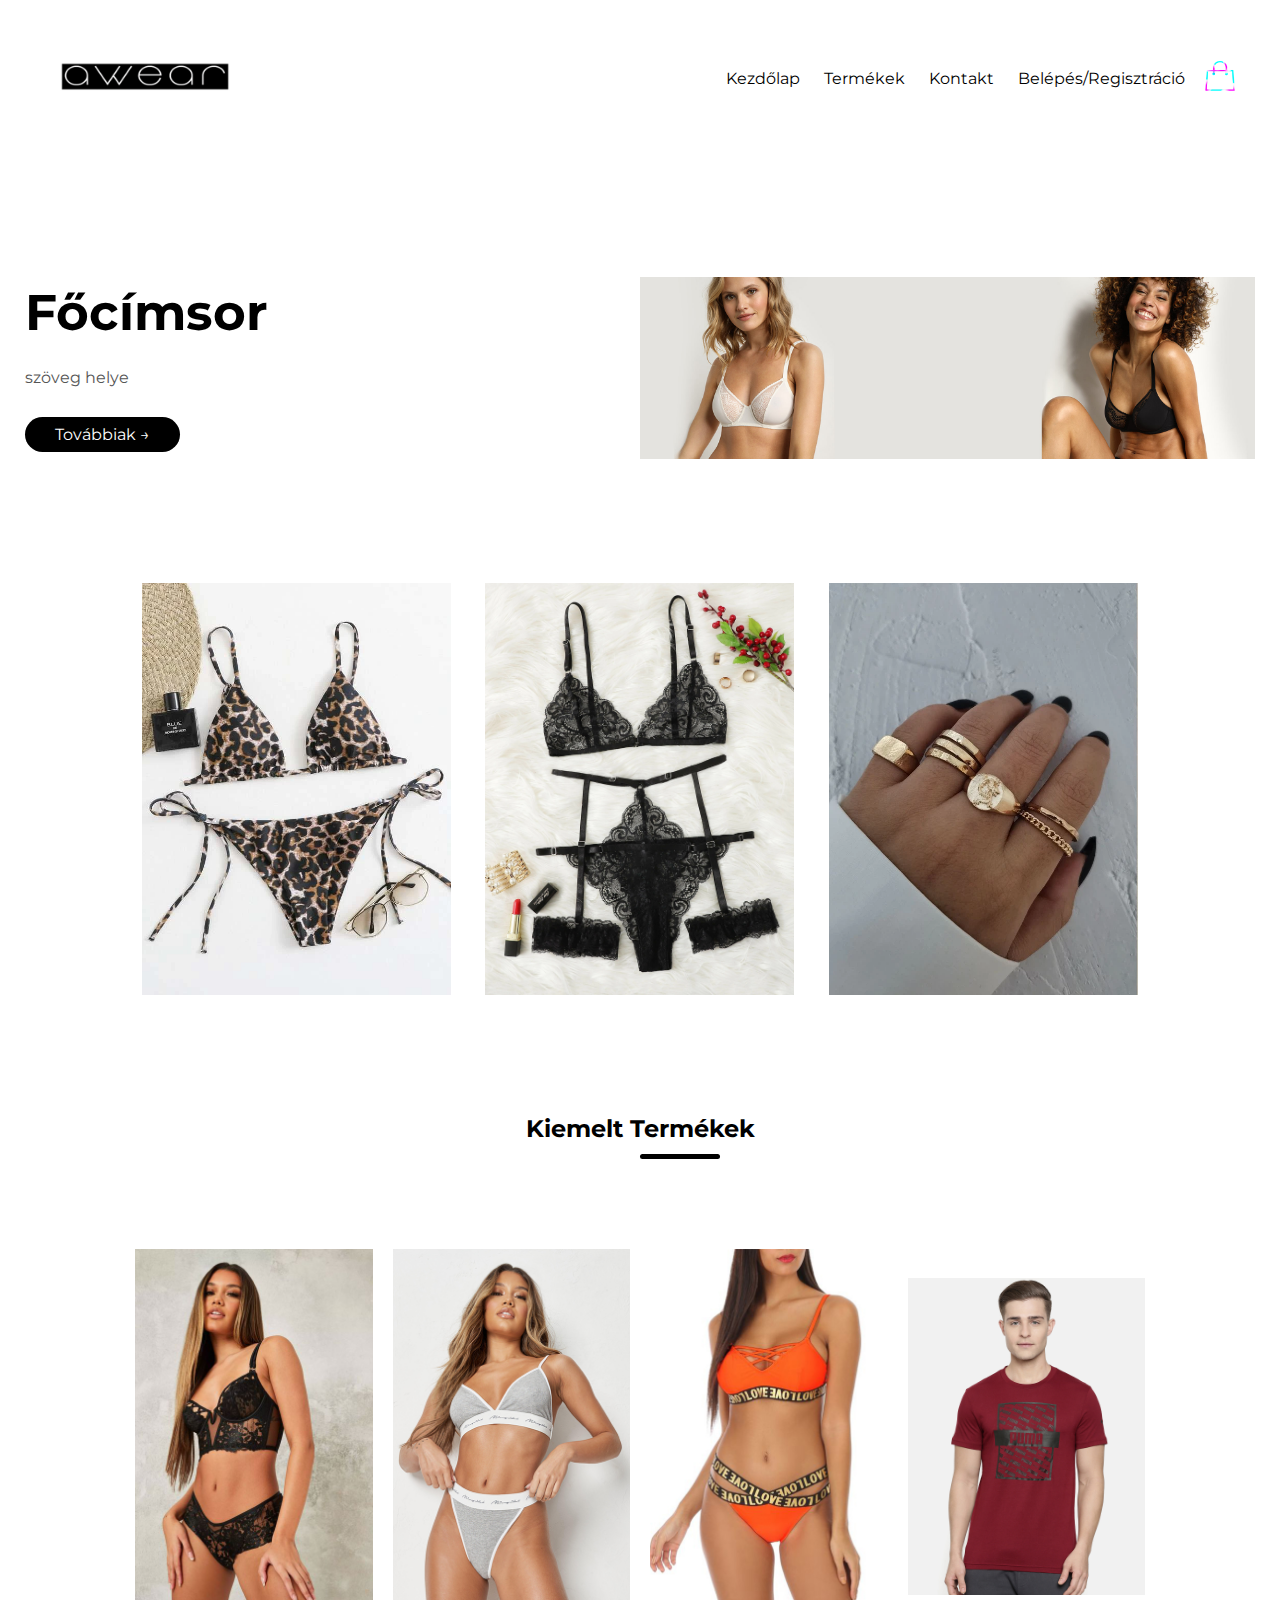
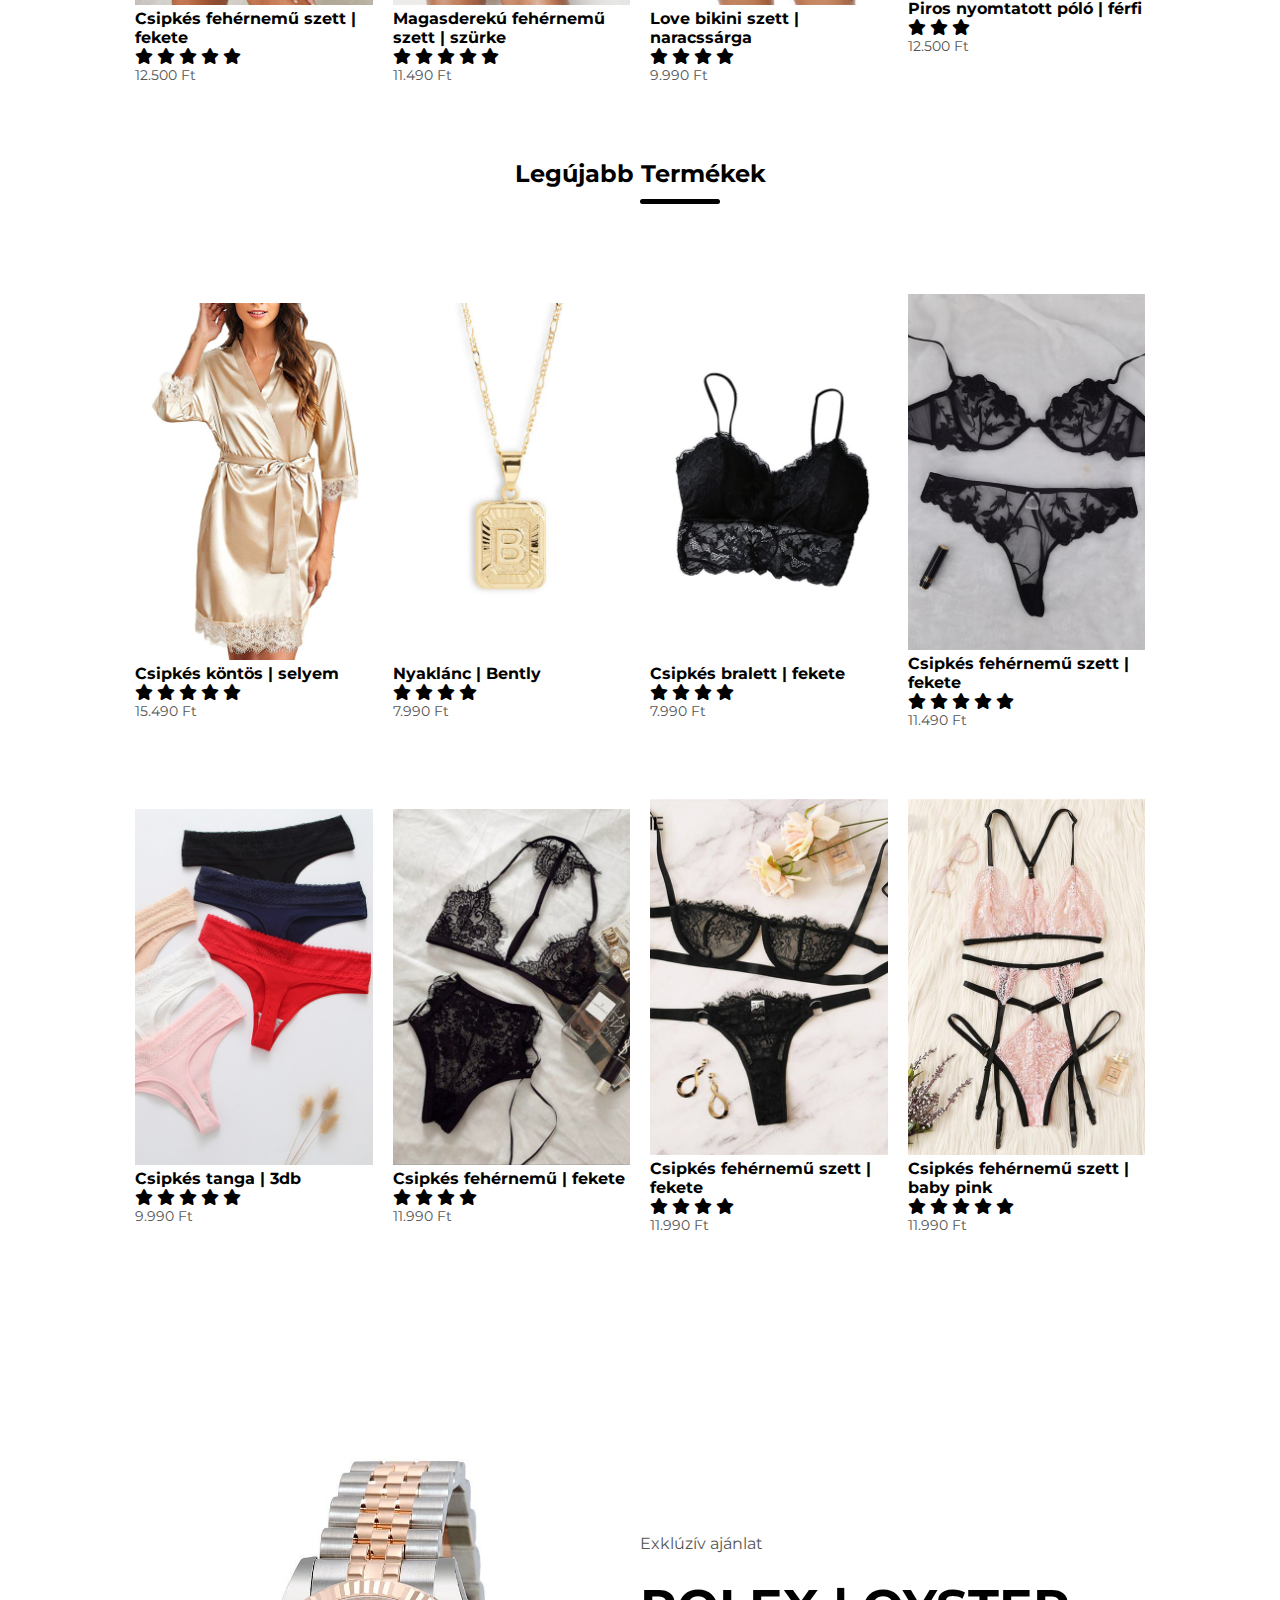
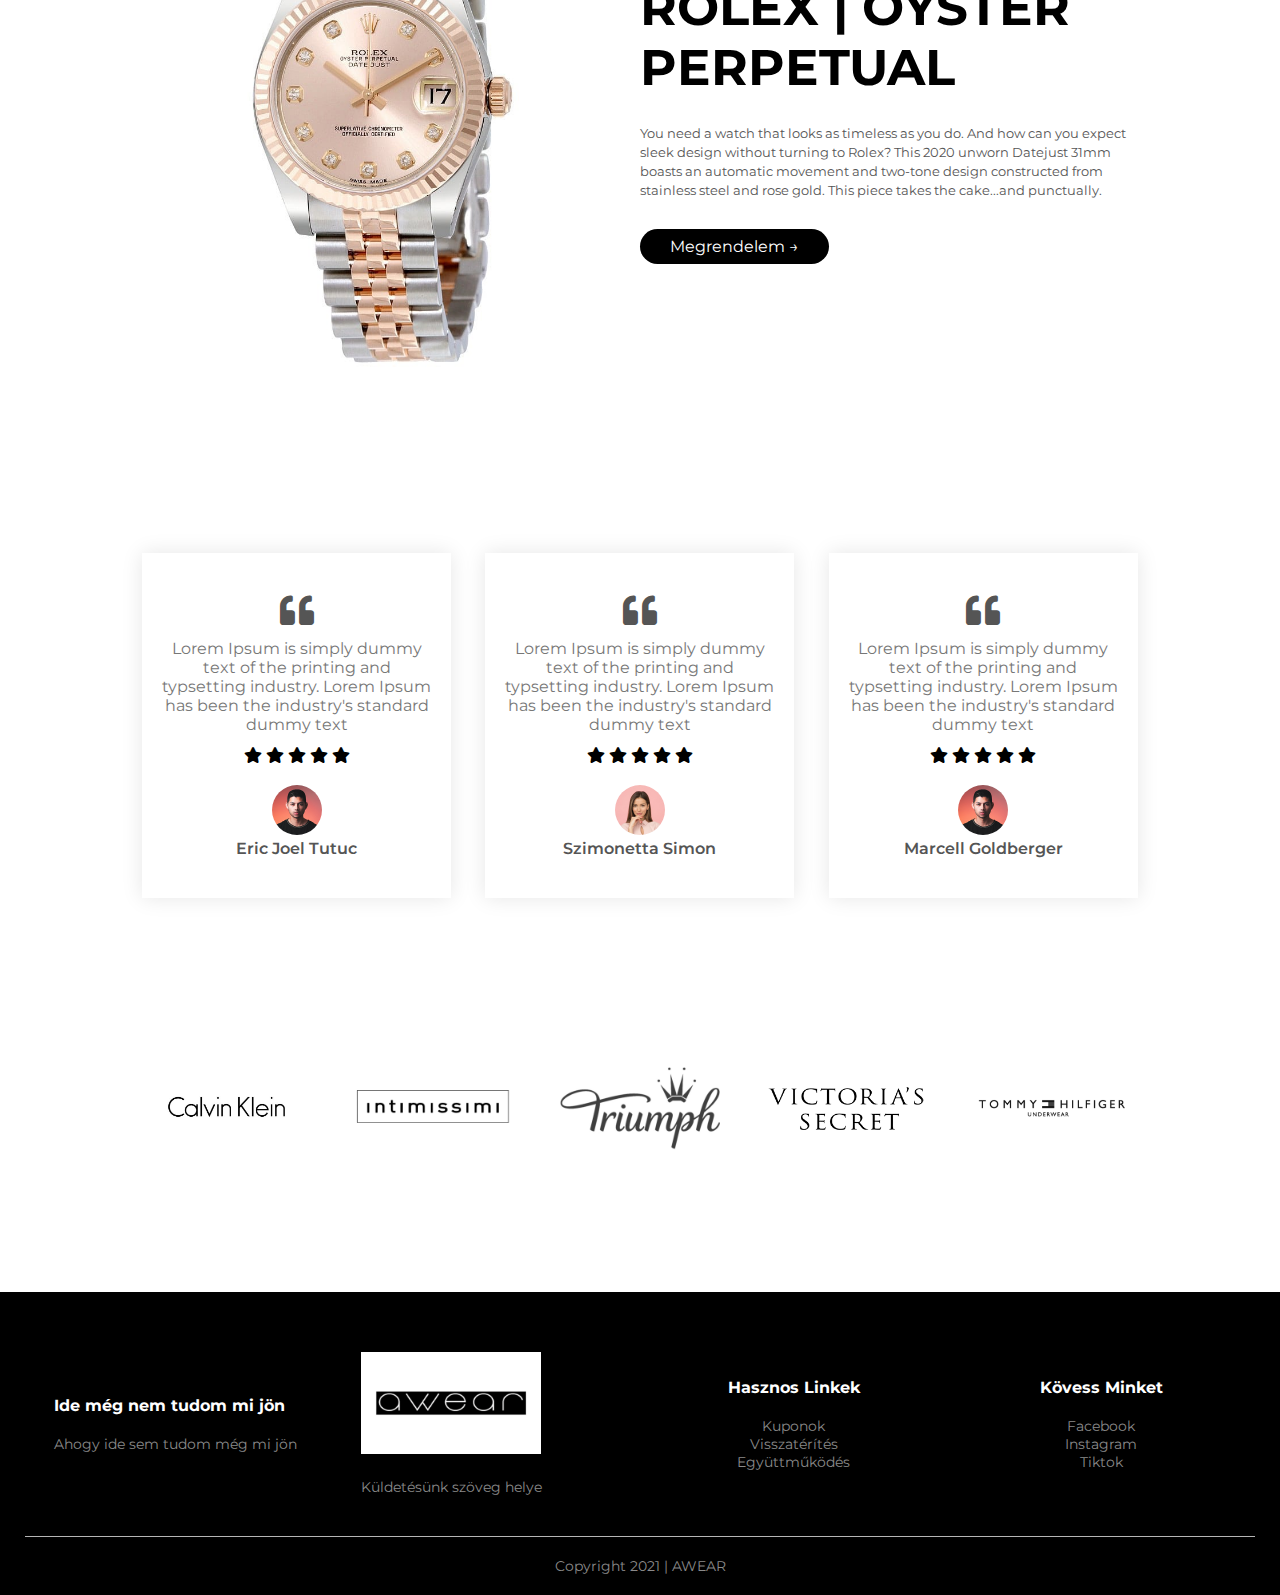
<file: index.html>
<!DOCTYPE html>
<html lang="en">
<head>
  <meta charset="utf-8">
  <meta name="viewport" contet="width=device-width, initial-scale=1.0">
  <title>AWEAR | Ecommerce Website </title>
  <link rel="stylesheet" href="style.css">
  <link rel="preconnect" href="https://fonts.gstatic.com">
<link href="https://fonts.googleapis.com/css2?family=Montserrat:wght@400;500;600;700&display=swap" rel="stylesheet">
<link rel="stylesheet" href="https://pro.fontawesome.com/releases/v5.10.0/css/all.css"
</head>
<body>
  
  <div class="header">
       
  <div class="container">
    <div class="navbar">
      <div class="logo">
      <a href="index.html"><img src="Images/logo.jpg" width="200px"></a>
      </div>
      <nav>
        <ul id="MenuItems">
          <li><a href="index.html">Kezdőlap</a></li>
          <li><a href="products.html">Termékek</a></li>
          <li><a href="">Kontakt</a></li>
          <li><a href="account.html">Belépés/Regisztráció</a></li>
        </ul>
      </nav>
      <a href="cart.html"><img src="Images/cart.png" width="30px" height="30px"></a>
      <img src="Images/menu-oval.png" class="menu-icon" onclick="menutoggle()">
    </div>
    <div class="row">
      <div class="col-2">
        <h1>Főcímsor</h1>
        <p>szöveg helye</p>
        <a href="" class="button">Továbbiak &#8594;</a>
      </div>
      <div class="col-2">
        <img src="Images/poster.jpg">
       </div>
    </div>
  </div>
  </div>
  
  <!----- featured categories ------>
    <div class="categories">
      <div class="small-container">
         <div class="row">
        <div class="col-3">
          <img src="Images/swimwear.webp">
        </div>
        <div class="col-3">
          <img src="Images/women.webp">  
        </div>
        <div class="col-3">
          <img src="Images/accessories.webp">
        </div>
      </div>
     
      </div>
  
  </div>

  <!----- featured products ------>  
  <div class="small-container">
        <h2 class="title">Kiemelt Termékek</h2>
        <div class="row">
          <div class="col-4">
            <img src="Images/featured%20lingerie.jpg">
            <h4>Csipkés fehérnemű szett | fekete</h4>
            <div class="rating">
            <i class="fa fa-star" aria-hidden="true"></i>
            <i class="fa fa-star" aria-hidden="true"></i>
            <i class="fa fa-star" aria-hidden="true"></i>
            <i class="fa fa-star" aria-hidden="true"></i>
            <i class="fa fa-star" aria-hidden="true"></i>
            </div>
            <p>12.500 Ft</p>
          </div>
          <div class="col-4">
            <img src="Images/grey%20lingerie.jpg">
            <h4>Magasderekú fehérnemű szett | szürke</h4>
            <div class="rating">
            <i class="fa fa-star" aria-hidden="true"></i>
            <i class="fa fa-star" aria-hidden="true"></i>
            <i class="fa fa-star" aria-hidden="true"></i>
            <i class="fa fa-star" aria-hidden="true"></i>
            <i class="fa fa-star" aria-hidden="true"></i>
            </div>
            <p>11.490 Ft</p>
          </div>
          <div class="col-4">
            <img src="Images/orange%20swimsuit.jpg">
            <h4>Love bikini szett | naracssárga</h4>
            <div class="rating">
            <i class="fa fa-star" aria-hidden="true"></i>
            <i class="fa fa-star" aria-hidden="true"></i>
            <i class="fa fa-star" aria-hidden="true"></i>
            <i class="fa fa-star" aria-hidden="true"></i>
            </div>
            <p>9.990 Ft</p>
          </div>
          <div class="col-4">
           <a href="products_details.html"><img src="Images/product-1.jpg"></a>
           <a href="products_details.html"><h4>Piros nyomtatott póló | férfi </h4></a>
            <div class="rating">
            <i class="fa fa-star" aria-hidden="true"></i>
            <i class="fa fa-star" aria-hidden="true"></i>
            <i class="fa fa-star" aria-hidden="true"></i>
            </div>
            <p>12.500 Ft</p>
          </div>
       </div>
       <h2 class="title">Legújabb Termékek</h2>
           <div class="row">
          <div class="col-4">
            <img src="Images/robe.jpg">
            <h4>Csipkés köntös | selyem</h4>
            <div class="rating">
            <i class="fa fa-star" aria-hidden="true"></i>
            <i class="fa fa-star" aria-hidden="true"></i>
            <i class="fa fa-star" aria-hidden="true"></i>
            <i class="fa fa-star" aria-hidden="true"></i>
            <i class="fa fa-star" aria-hidden="true"></i>
            </div>
            <p>15.490 Ft</p>
          </div>
          <div class="col-4">
            <img src="Images/neckless.jpg">
            <h4>Nyaklánc | Bently </h4>
            <div class="rating">
            <i class="fa fa-star" aria-hidden="true"></i>
            <i class="fa fa-star" aria-hidden="true"></i>
            <i class="fa fa-star" aria-hidden="true"></i>
            <i class="fa fa-star" aria-hidden="true"></i>
            </div>
            <p>7.990 Ft</p>
          </div>
          <div class="col-4">
            <img src="Images/bralett.jpg">
            <h4>Csipkés bralett | fekete</h4>
            <div class="rating">
            <i class="fa fa-star" aria-hidden="true"></i>
            <i class="fa fa-star" aria-hidden="true"></i>
            <i class="fa fa-star" aria-hidden="true"></i>
            <i class="fa fa-star" aria-hidden="true"></i>
            </div>
            <p>7.990 Ft</p>
          </div>
          <div class="col-4">
            <img src="Images/fekete%20szett.jpg">
            <h4>Csipkés fehérnemű szett | fekete </h4>
            <div class="rating">
            <i class="fa fa-star" aria-hidden="true"></i>
            <i class="fa fa-star" aria-hidden="true"></i>
            <i class="fa fa-star" aria-hidden="true"></i>
            <i class="fa fa-star" aria-hidden="true"></i>
            <i class="fa fa-star" aria-hidden="true"></i>
            </div>
            <p>11.490 Ft</p>
          </div>
         </div>
              <div class="row">
          <div class="col-4">
            <img src="Images/picture%201.jpg">
            <h4>Csipkés tanga | 3db</h4>
            <div class="rating">
            <i class="fa fa-star" aria-hidden="true"></i>
            <i class="fa fa-star" aria-hidden="true"></i>
            <i class="fa fa-star" aria-hidden="true"></i>
            <i class="fa fa-star" aria-hidden="true"></i>
            <i class="fa fa-star" aria-hidden="true"></i>
            </div>
            <p>9.990 Ft</p>
          </div>
          <div class="col-4">
            <img src="Images/picture%202.jpg">
            <h4>Csipkés fehérnemű | fekete </h4>
            <div class="rating">
            <i class="fa fa-star" aria-hidden="true"></i>
            <i class="fa fa-star" aria-hidden="true"></i>
            <i class="fa fa-star" aria-hidden="true"></i>
            <i class="fa fa-star" aria-hidden="true"></i>
            </div>
            <p>11.990 Ft</p>
          </div>
          <div class="col-4">
            <img src="Images/picture%203.jpg">
            <h4>Csipkés fehérnemű szett | fekete</h4>
            <div class="rating">
            <i class="fa fa-star" aria-hidden="true"></i>
            <i class="fa fa-star" aria-hidden="true"></i>
            <i class="fa fa-star" aria-hidden="true"></i>
            <i class="fa fa-star" aria-hidden="true"></i>
            </div>
            <p>11.990 Ft</p>
          </div>
          <div class="col-4">
            <img src="Images/picture%204.jpg">
            <h4>Csipkés fehérnemű szett | baby pink </h4>
            <div class="rating">
            <i class="fa fa-star" aria-hidden="true"></i>
            <i class="fa fa-star" aria-hidden="true"></i>
            <i class="fa fa-star" aria-hidden="true"></i>
            <i class="fa fa-star" aria-hidden="true"></i>
            <i class="fa fa-star" aria-hidden="true"></i>
            </div>
            <p>11.990 Ft</p>
          </div>
    </div>
       
    </div>
    
  <!----- offer ------>
             
      <div class="offer">
          <div class="small-container">
            <div class="row">
              <div class="col-2">
                <img src="Images/exkl%C3%BAz%C3%ADv.jpg" class="offer-img">
              </div>
              <div class="col-2">
                <p> Exklúzív ajánlat</p>
                <h1>ROLEX | OYSTER PERPETUAL</h1>
                <small>You need a watch that looks as timeless as you do. And how can you expect sleek design without turning to Rolex? This 2020 unworn Datejust 31mm boasts an automatic movement and two-tone design constructed from stainless steel and rose gold. This piece takes the cake...and punctually.</small>
                <a href="" class="button"> Megrendelem &#8594;</a>
              </div>
                
            </div>
        </div>
     </div>
  
             
   <!-------- testimonial -------->
      <div class="testimonial">
        <div class="small-container">
          <div class="row">
            <div class="col-3">
              <i class="fa fa-quote-left"></i>
              <p>Lorem Ipsum is simply dummy text of the printing and typsetting industry. Lorem Ipsum has been the industry's standard dummy text</p>
              <div class="rating">
              <i class="fa fa-star" ></i>
              <i class="fa fa-star" ></i>
              <i class="fa fa-star" ></i>
              <i class="fa fa-star" ></i>
              <i class="fa fa-star" ></i>
              </div>
              <img src="Images/user-2.png">
              <h3>Eric Joel Tutuc</h3>
            </div>
             <div class="col-3">
              <i class="fa fa-quote-left"></i>
              <p>Lorem Ipsum is simply dummy text of the printing and typsetting industry. Lorem Ipsum has been the industry's standard dummy text</p>
              <div class="rating">
              <i class="fa fa-star" ></i>
              <i class="fa fa-star" ></i>
              <i class="fa fa-star" ></i>
              <i class="fa fa-star" ></i>
              <i class="fa fa-star" ></i>
              </div>
              <img src="Images/user-3.png">
              <h3>Szimonetta Simon</h3>
            </div>
             <div class="col-3">
              <i class="fa fa-quote-left"></i>
              <p>Lorem Ipsum is simply dummy text of the printing and typsetting industry. Lorem Ipsum has been the industry's standard dummy text</p>
              <div class="rating">
              <i class="fa fa-star" ></i>
              <i class="fa fa-star" ></i>
              <i class="fa fa-star" ></i>
              <i class="fa fa-star" ></i>
              <i class="fa fa-star" ></i>
              </div>
              <img src="Images/user-2.png">
              <h3>Marcell Goldberger</h3>
            </div>
          </div>
         </div>   
        </div>
    <!---------- márkák ---------->         
          <div class="brands">
             <div class="small-container">
              <div class="row">
               <div class="col-5">
                  <img src="Images/m%C3%A1rka-logo-1.jpg">
                </div>
                <div class="col-5">
                  <img src="Images/m%C3%A1rka-logo-2.png">
                </div>
                <div class="col-5">
                  <img src="Images/m%C3%A1rka-logo-3.jpg">
                </div>
                <div class="col-5">
                  <img src="Images/m%C3%A1rka-logo-4.png">
                </div>
                <div class="col-5">
                  <img src="Images/m%C3%A1rka-logo-5.png">
                </div>
               </div>
            </div>
          </div>
  <!---------- footer ---------->
        <div class="footer">
          <div class="container">
            <div class="row">
              <div class="footer-col-1">
                <h3>Ide még nem tudom mi jön</h3>
                <p>Ahogy ide sem tudom még mi jön</p>
              </div>
              <div class="footer-col-2">
                <img src="Images/logo.jpg">
                <p>Küldetésünk szöveg helye</p>
              </div>
              <div class="footer-col-3">
                <h3>Hasznos Linkek</h3>
                <ul>
                  <li>Kuponok</li>
                  <li>Visszatérítés</li>
                  <li>Együttműködés</li>
                </ul>
              </div>
              <div class="footer-col-4">
                <h3>Kövess Minket</h3>
                <ul>
                  <li>Facebook</li>
                  <li>Instagram</li>
                  <li>Tiktok</li>
                </ul>
              </div>
            </div>
            <hr>
            <p class="copyright">Copyright 2021 | AWEAR</p>
          </div>
        </div>
  <!---------- js for toggle menu ---------->
        <script>
             var MenuItems = document.getElementById("MenuItems");
            
             MenuItems.style.maxHeight = "0px";
          
             function menutoggle(){
                  if(MenuItems.style.maxHeight == "0px")
                    {
                        MenuItems.style.maxHeight = "200px";
                    }
                  else
                    {
                        MenuItems.style.maxHeight = "0px";
                    }
             }
             </script>
</body>
</html>
</file>
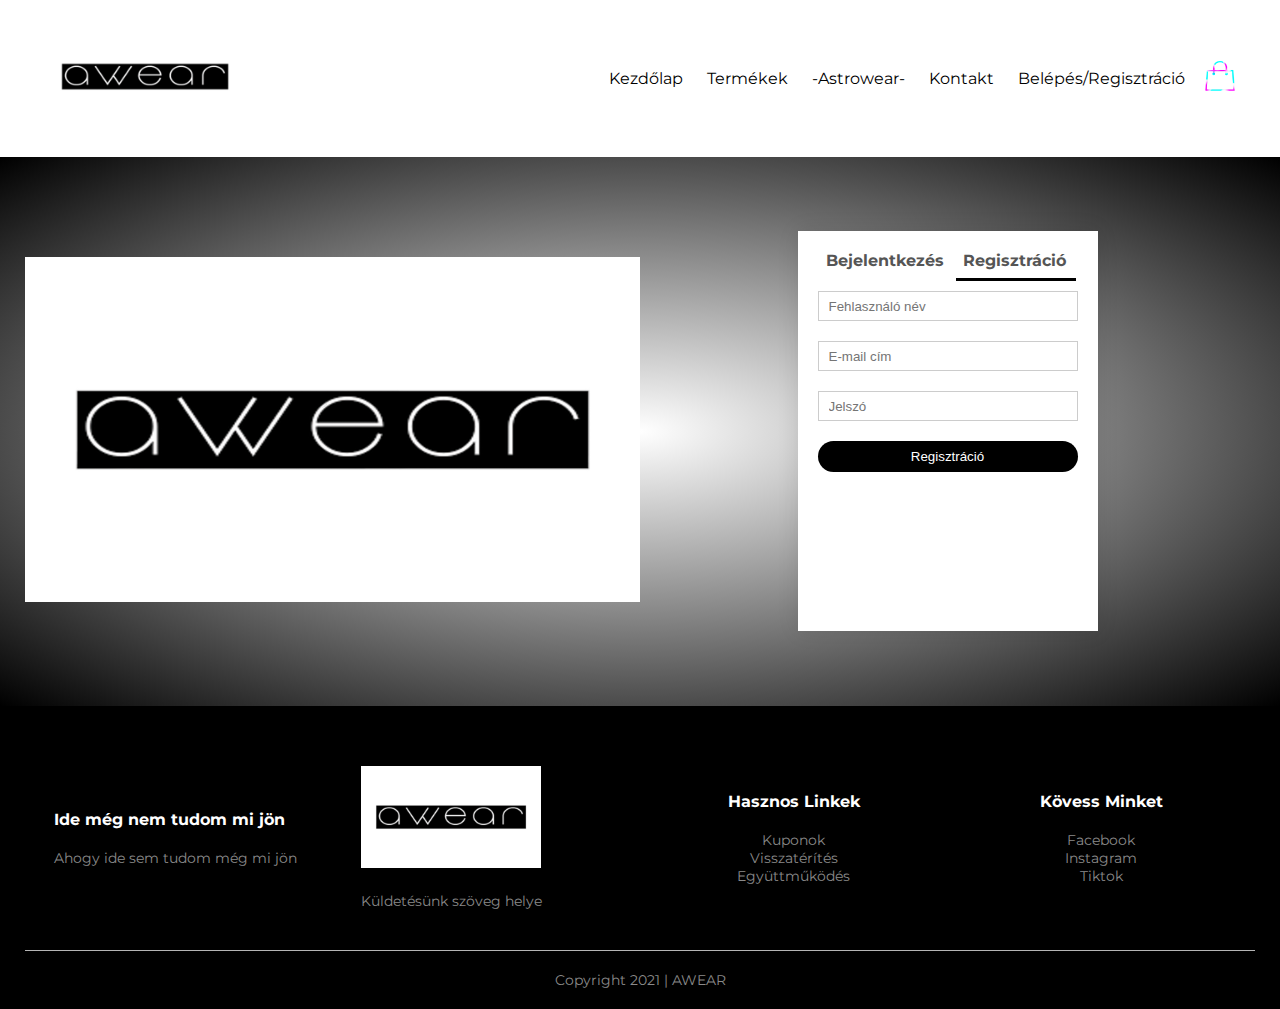
<file: account.html>
<!DOCTYPE html>
<html lang="en">
<head>
  <meta charset="utf-8">
  <meta name="viewport" contet="width=device-width, initial-scale=1.0">
  <title>Minden Termék - AWEAR </title>
  <link rel="stylesheet" href="style.css">
  <link rel="preconnect" href="https://fonts.gstatic.com">
<link href="https://fonts.googleapis.com/css2?family=Montserrat:wght@400;500;600;700&display=swap" rel="stylesheet">
<link rel="stylesheet" href="https://pro.fontawesome.com/releases/v5.10.0/css/all.css"
</head>
<body>
  
  <div class="header">
       
  <div class="container">
    <div class="navbar">
      <div class="logo">
        <a href="index.html"><img src="Images/logo.jpg" width="200px"></a>
      </div>
      <nav>
        <ul id="MenuItems">
          <li><a href="index.html">Kezdőlap</a></li>
          <li><a href="products.html">Termékek</a></li>
          <li id="astro"><a id="astro" href="astrowear.html">-Astrowear-</a></li>
          <li><a href="">Kontakt</a></li>
          <li><a href="account.html">Belépés/Regisztráció</a></li>
        </ul>
      </nav>
      <a href="cart.html"><img src="Images/cart.png" width="30px" height="30px"></a>
      <img src="Images/menu-oval.png" class="menu-icon" onclick="menutoggle()">
    </div>
   
  </div>
  </div>
  
  <!---------- felhasználó oldal ---------->
  <div class="account-page">
    <div class="container">
      <div class="row">
        <div class="col-2">
          <img src="Images/logo.jpg" width="100%">
        </div>
        
        <div class="col-2">
          <div class="form-container">
            <div class="form-button">
              <span onclick="login()">Bejelentkezés</span>
              <span onclick="register()">Regisztráció</span>
              <div id="Indicator"></div>
            </div>
            
            <form id="LoginForm">
              <input type="text" placeholder="Felhasználó név">
              <input type="password" placeholder="Jelszó">
              <button type="submit" class="button">Bejelentkezés</button>
              <a href="">Elfelejtett jelszó</a>
            </form>
            
            
            <form id="RegForm">
              <input type="text" placeholder="Fehlasználó név">
              <input type="email" placeholder="E-mail cím">
              <input type="password" placeholder="Jelszó">
              <button type="submit" class="button">Regisztráció</button>
              
            </form>
          </div>
        </div>
      </div>
    </div>
  </div>
  
  
  
  <!---------- footer ---------->
        <div class="footer">
          <div class="container">
            <div class="row">
              <div class="footer-col-1">
                <h3>Ide még nem tudom mi jön</h3>
                <p>Ahogy ide sem tudom még mi jön</p>
              </div>
              <div class="footer-col-2">
                <img src="Images/logo.jpg">
                <p>Küldetésünk szöveg helye</p>
              </div>
              <div class="footer-col-3">
                <h3>Hasznos Linkek</h3>
                <ul>
                  <li>Kuponok</li>
                  <li>Visszatérítés</li>
                  <li>Együttműködés</li>
                </ul>
              </div>
              <div class="footer-col-4">
                <h3>Kövess Minket</h3>
                <ul>
                  <li>Facebook</li>
                  <li>Instagram</li>
                  <li>Tiktok</li>
                </ul>
              </div>
            </div>
            <hr>
            <p class="copyright">Copyright 2021 | AWEAR</p>
          </div>
        </div>
 
  <!---------- js for toggle menu ---------->
        <script>
             var MenuItems = document.getElementById("MenuItems");
            
             MenuItems.style.maxHeight = "0px";
          
             function menutoggle(){
                  if(MenuItems.style.maxHeight == "0px")
                    {
                        MenuItems.style.maxHeight = "200px";
                    }
                  else
                    {
                        MenuItems.style.maxHeight = "0px";
                    }
             }
       </script>

  <!---------- js for toggle Form ---------->
    <script>
  
    var LoginForm = document.getElementById("LoginForm");
    var RegForm= document.getElementById("RegForm");
    var Indicator = document.getElementById("Indicator");
  
      function register(){
        RegForm.style.transform = "translateX(0px)";
        LoginForm.style.transform = "translateX(0px)";
        Indicator.style.transform = "translateX(140px)";
      }
  
      function login(){
        RegForm.style.transform = "translateX(300px)";
        LoginForm.style.transform = "translateX(300px)";
        Indicator.style.transform = "translateX(10px)";
      }
      
  </script>
    
    
  
  
</body>
</html>
</file>
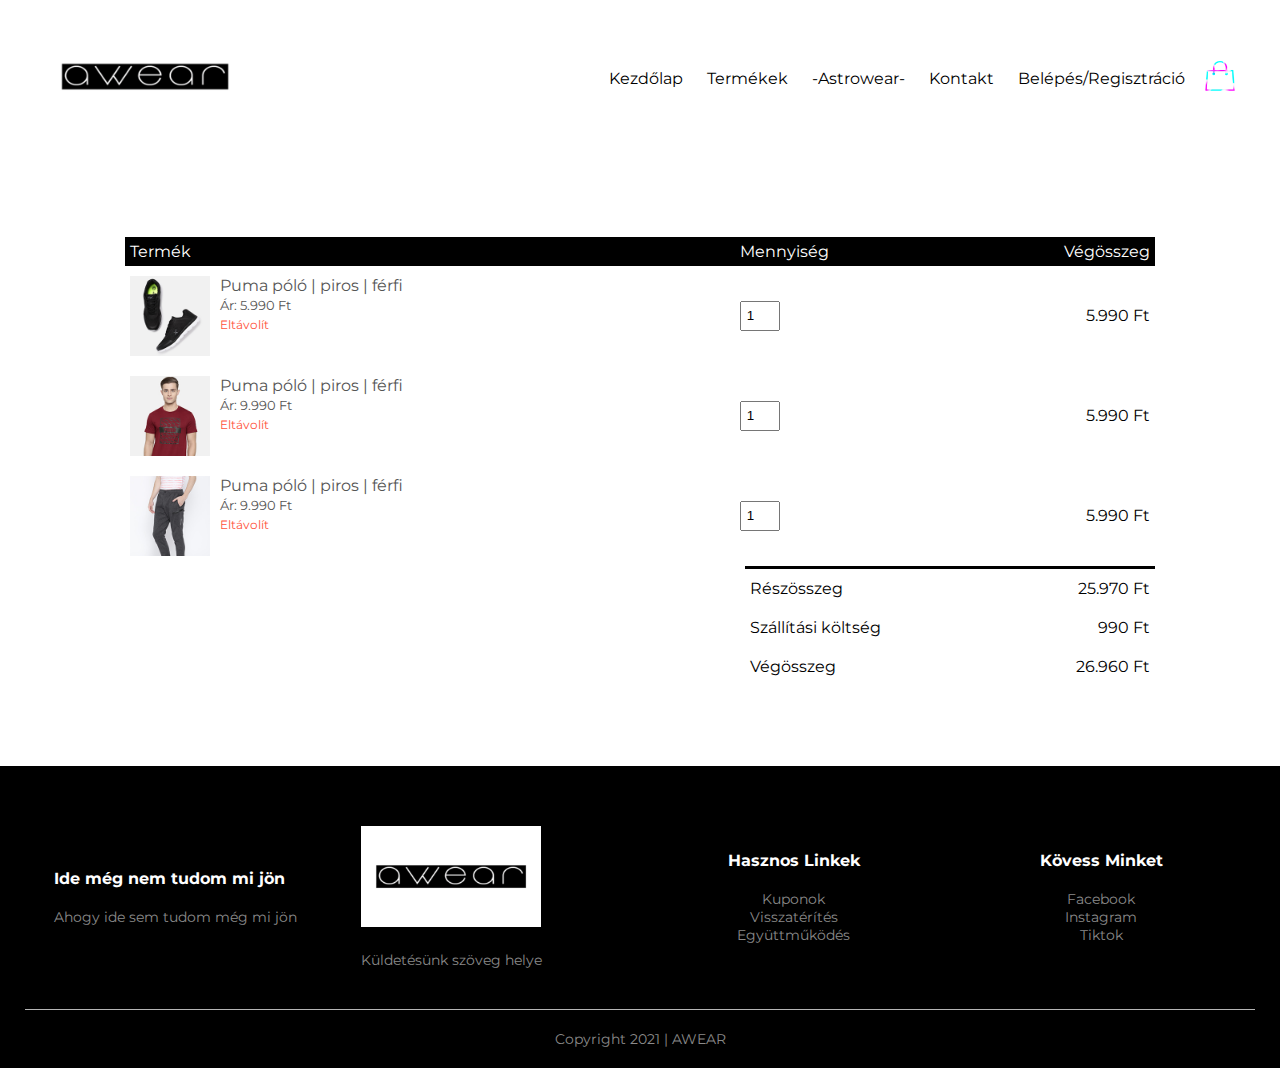
<file: cart.html>
<!DOCTYPE html>
<html lang="en">
<head>
  <meta charset="utf-8">
  <meta name="viewport" contet="width=device-width, initial-scale=1.0">
  <title>Minden Termék - AWEAR </title>
  <link rel="stylesheet" href="style.css">
  <link rel="preconnect" href="https://fonts.gstatic.com">
<link href="https://fonts.googleapis.com/css2?family=Montserrat:wght@400;500;600;700&display=swap" rel="stylesheet">
<link rel="stylesheet" href="https://pro.fontawesome.com/releases/v5.10.0/css/all.css"
</head>
<body>
  
  <div class="header">
       
  <div class="container">
    <div class="navbar">
      <div class="logo">
        <a href="index.html"><img src="Images/logo.jpg" width="200px"></a>
      </div>
      <nav>
        <ul id="MenuItems">
          <li><a href="Images/">Kezdőlap</a></li>
          <li><a href="products.html">Termékek</a></li>
          <li id="astro"><a id="astro" href="astrowear.html">-Astrowear-</a></li>
          <li><a href="">Kontakt</a></li>
          <li><a href="account.html">Belépés/Regisztráció</a></li>
        </ul>
      </nav>
      <a href="cart.html"><img src="Images/cart.png" width="30px" height="30px"></a>
      <img src="Images/menu-oval.png" class="menu-icon" onclick="menutoggle()">
    </div>
   
  </div>
  </div>
  
  <!---------- kosár termékek részletek ---------->
    <div class="small-container cart-page">
      <table>
        <tr>
            <th>Termék</th>
            <th>Mennyiség</th>
            <th>Végösszeg</th>
        </tr>
        <tr>
            <td>
                <div class="cart-info">
                  <img src="Images/buy-2.jpg">
                   <div>
                    <p>Puma póló | piros | férfi</p>
                    <small>Ár: 5.990 Ft</small>
                    <br>
                    <a href="">Eltávolít</a>
                  </div>
                </div>
            </td>
            <td><input type="number" value="1"></input></td>
            <td>5.990 Ft</td>
        </tr>
        <tr>
            <td>
                <div class="cart-info">
                  <img src="Images/buy-1.jpg">
                   <div>
                    <p>Puma póló | piros | férfi</p>
                    <small>Ár: 9.990 Ft</small>
                    <br>
                    <a href="">Eltávolít</a>
                  </div>
                </div>
            </td>
            <td><input type="number" value="1"></input></td>
            <td>5.990 Ft</td>
        </tr>
        <tr>
            <td>
                <div class="cart-info">
                  <img src="Images/buy-3.jpg">
                   <div>
                    <p>Puma póló | piros | férfi</p>
                    <small>Ár: 9.990 Ft</small>
                    <br>
                    <a href="">Eltávolít</a>
                  </div>
                </div>
            </td>
            <td><input type="number" value="1"></input></td>
            <td>5.990 Ft</td>
        </tr>
      </table>
    <div class="total-price">
      
        <table>
            <tr>
              <td>Részösszeg</td>
              <td>25.970 Ft</td>
            </tr>
            <tr>
              <td>Szállítási költség</td>
              <td>990 Ft</td>
            </tr>
            <tr>
              <td>Végösszeg</td>
              <td>26.960 Ft</td>
            </tr>
        </table>
   </div>
</div>
  <!---------- footer ---------->
        <div class="footer">
          <div class="container">
            <div class="row">
              <div class="footer-col-1">
                <h3>Ide még nem tudom mi jön</h3>
                <p>Ahogy ide sem tudom még mi jön</p>
              </div>
              <div class="footer-col-2">
                <img src="Images/logo.jpg">
                <p>Küldetésünk szöveg helye</p>
              </div>
              <div class="footer-col-3">
                <h3>Hasznos Linkek</h3>
                <ul>
                  <li>Kuponok</li>
                  <li>Visszatérítés</li>
                  <li>Együttműködés</li>
                </ul>
              </div>
              <div class="footer-col-4">
                <h3>Kövess Minket</h3>
                <ul>
                  <li>Facebook</li>
                  <li>Instagram</li>
                  <li>Tiktok</li>
                </ul>
              </div>
            </div>
            <hr>
            <p class="copyright">Copyright 2021 | AWEAR</p>
          </div>
        </div>
 
  <!---------- js for toggle menu ---------->
        <script>
             var MenuItems = document.getElementById("MenuItems");
            
             MenuItems.style.maxHeight = "0px";
          
             function menutoggle(){
                  if(MenuItems.style.maxHeight == "0px")
                    {
                        MenuItems.style.maxHeight = "200px";
                    }
                  else
                    {
                        MenuItems.style.maxHeight = "0px";
                    }
             }
       </script>
    
  
</body>
</html>
</file>
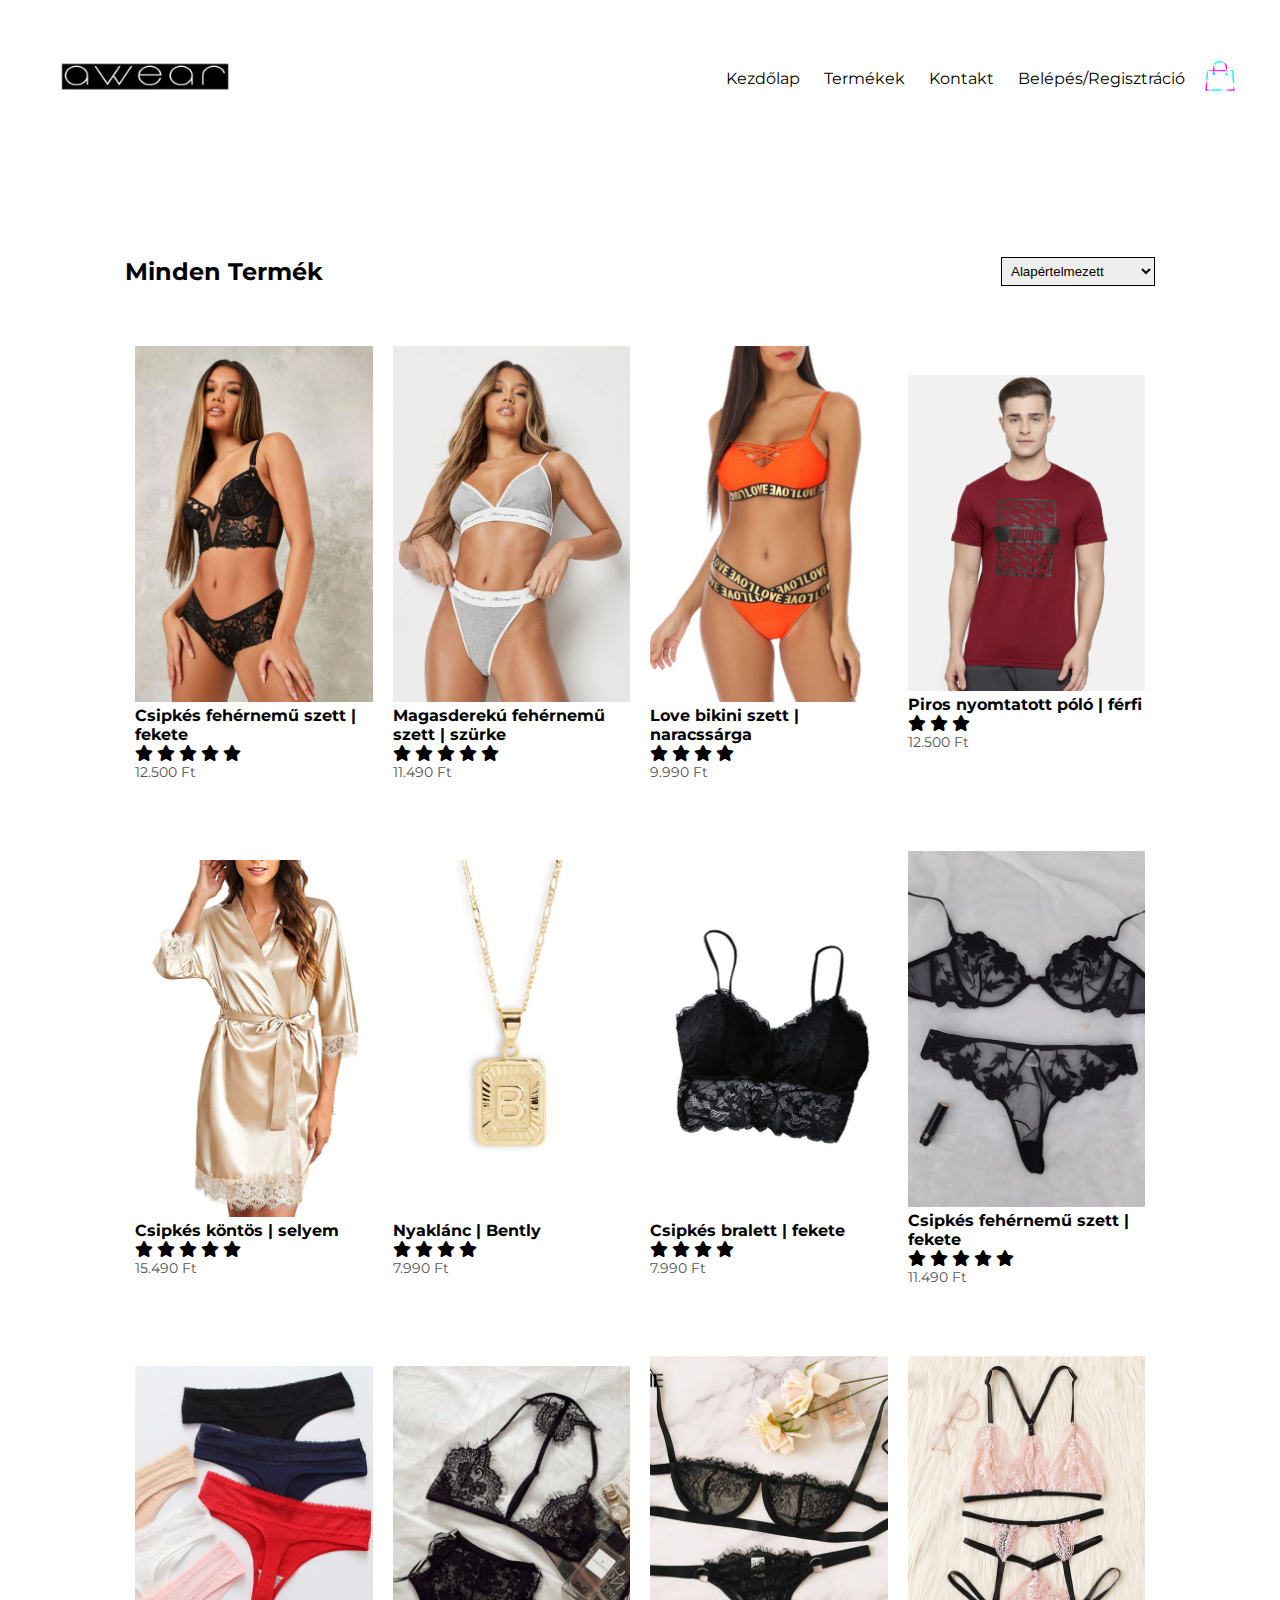
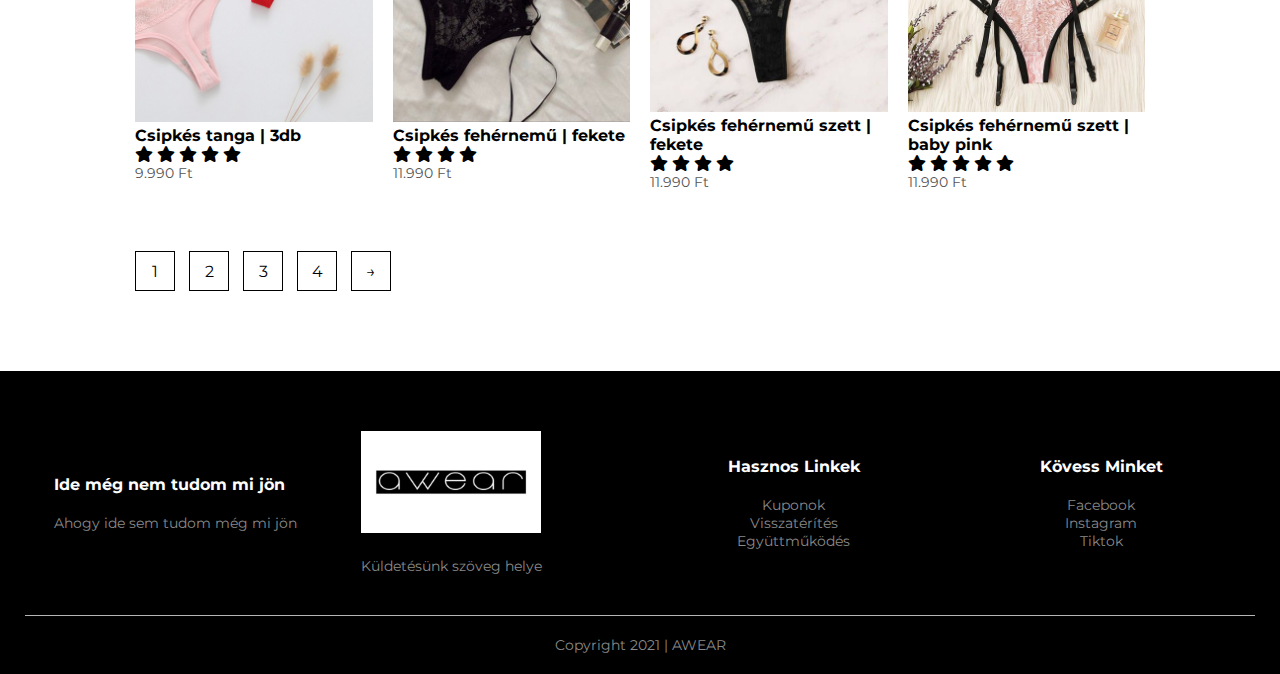
<file: products.html>
<!DOCTYPE html>
<html lang="en">
<head>
  <meta charset="utf-8">
  <meta name="viewport" contet="width=device-width, initial-scale=1.0">
  <title>Minden Termék - AWEAR </title>
  <link rel="stylesheet" href="style.css">
  <link rel="preconnect" href="https://fonts.gstatic.com">
<link href="https://fonts.googleapis.com/css2?family=Montserrat:wght@400;500;600;700&display=swap" rel="stylesheet">
<link rel="stylesheet" href="https://pro.fontawesome.com/releases/v5.10.0/css/all.css"
</head>
<body>
  
  <div class="header">
       
  <div class="container">
    <div class="navbar">
      <div class="logo">
        <a href="index.html"><img src="Images/logo.jpg" width="200px"></a>
      </div>
      <nav>
        <ul id="MenuItems">
          <li><a href="index.html">Kezdőlap</a></li>
          <li><a href="products.html">Termékek</a></li>
          <li><a href="">Kontakt</a></li>
          <li><a href="account.html">Belépés/Regisztráció</a></li>
        </ul>
      </nav>
      <a href="cart.html"><img src="Images/cart.png" width="30px" height="30px"></a>
      <img src="Images/menu-oval.png" class="menu-icon" onclick="menutoggle()">
    </div>
   
  </div>
  </div>
  
 

  <!----- minden termék ------>  
     <div class="small-container">
       <div class="row row-2">
        <h2>Minden Termék</h2>
        <select>
          <option>Alapértelmezett</option>
          <option>Ár szerint növekvő</option>
          <option>Ár szerint csökkenő</option>
          <option>Értékelés szerint</option>
          <option>Népszerűség szerint</option>
         </select>
       </div>
        <div class="row">
          <div class="col-4">
            <img src="Images/featured%20lingerie.jpg">
            <h4>Csipkés fehérnemű szett | fekete</h4>
            <div class="rating">
            <i class="fa fa-star" aria-hidden="true"></i>
            <i class="fa fa-star" aria-hidden="true"></i>
            <i class="fa fa-star" aria-hidden="true"></i>
            <i class="fa fa-star" aria-hidden="true"></i>
            <i class="fa fa-star" aria-hidden="true"></i>
            </div>
            <p>12.500 Ft</p>
          </div>
          <div class="col-4">
            <img src="Images/grey%20lingerie.jpg">
            <h4>Magasderekú fehérnemű szett | szürke</h4>
            <div class="rating">
            <i class="fa fa-star" aria-hidden="true"></i>
            <i class="fa fa-star" aria-hidden="true"></i>
            <i class="fa fa-star" aria-hidden="true"></i>
            <i class="fa fa-star" aria-hidden="true"></i>
            <i class="fa fa-star" aria-hidden="true"></i>
            </div>
            <p>11.490 Ft</p>
          </div>
          <div class="col-4">
            <img src="Images/orange%20swimsuit.jpg">
            <h4>Love bikini szett | naracssárga</h4>
            <div class="rating">
            <i class="fa fa-star" aria-hidden="true"></i>
            <i class="fa fa-star" aria-hidden="true"></i>
            <i class="fa fa-star" aria-hidden="true"></i>
            <i class="fa fa-star" aria-hidden="true"></i>
            </div>
            <p>9.990 Ft</p>
          </div>
          <div class="col-4">
            <a href="products_details.html"><img src="Images/product-1.jpg"></a>
            <a href="products_details.html"><h4>Piros nyomtatott póló | férfi</h4></a>
            <div class="rating">
            <i class="fa fa-star" aria-hidden="true"></i>
            <i class="fa fa-star" aria-hidden="true"></i>
            <i class="fa fa-star" aria-hidden="true"></i>
            </div>
            <p>12.500 Ft</p>
          </div>
       </div>
        <div class="row">
          <div class="col-4">
            <img src="Images/robe.jpg">
            <h4>Csipkés köntös | selyem</h4>
            <div class="rating">
            <i class="fa fa-star" aria-hidden="true"></i>
            <i class="fa fa-star" aria-hidden="true"></i>
            <i class="fa fa-star" aria-hidden="true"></i>
            <i class="fa fa-star" aria-hidden="true"></i>
            <i class="fa fa-star" aria-hidden="true"></i>
            </div>
            <p>15.490 Ft</p>
          </div>
          <div class="col-4">
            <img src="Images/neckless.jpg">
            <h4>Nyaklánc | Bently </h4>
            <div class="rating">
            <i class="fa fa-star" aria-hidden="true"></i>
            <i class="fa fa-star" aria-hidden="true"></i>
            <i class="fa fa-star" aria-hidden="true"></i>
            <i class="fa fa-star" aria-hidden="true"></i>
            </div>
            <p>7.990 Ft</p>
          </div>
          <div class="col-4">
            <img src="Images/bralett.jpg">
            <h4>Csipkés bralett | fekete</h4>
            <div class="rating">
            <i class="fa fa-star" aria-hidden="true"></i>
            <i class="fa fa-star" aria-hidden="true"></i>
            <i class="fa fa-star" aria-hidden="true"></i>
            <i class="fa fa-star" aria-hidden="true"></i>
            </div>
            <p>7.990 Ft</p>
          </div>
          <div class="col-4">
            <img src="Images/fekete%20szett.jpg">
            <h4>Csipkés fehérnemű szett | fekete </h4>
            <div class="rating">
            <i class="fa fa-star" aria-hidden="true"></i>
            <i class="fa fa-star" aria-hidden="true"></i>
            <i class="fa fa-star" aria-hidden="true"></i>
            <i class="fa fa-star" aria-hidden="true"></i>
            <i class="fa fa-star" aria-hidden="true"></i>
            </div>
            <p>11.490 Ft</p>
          </div>
         </div>
              <div class="row">
          <div class="col-4">
            <img src="Images/picture%201.jpg">
            <h4>Csipkés tanga | 3db</h4>
            <div class="rating">
            <i class="fa fa-star" aria-hidden="true"></i>
            <i class="fa fa-star" aria-hidden="true"></i>
            <i class="fa fa-star" aria-hidden="true"></i>
            <i class="fa fa-star" aria-hidden="true"></i>
            <i class="fa fa-star" aria-hidden="true"></i>
            </div>
            <p>9.990 Ft</p>
          </div>
          <div class="col-4">
            <img src="Images/picture%202.jpg">
            <h4>Csipkés fehérnemű | fekete </h4>
            <div class="rating">
            <i class="fa fa-star" aria-hidden="true"></i>
            <i class="fa fa-star" aria-hidden="true"></i>
            <i class="fa fa-star" aria-hidden="true"></i>
            <i class="fa fa-star" aria-hidden="true"></i>
            </div>
            <p>11.990 Ft</p>
          </div>
          <div class="col-4">
            <img src="Images/picture%203.jpg">
            <h4>Csipkés fehérnemű szett | fekete</h4>
            <div class="rating">
            <i class="fa fa-star" aria-hidden="true"></i>
            <i class="fa fa-star" aria-hidden="true"></i>
            <i class="fa fa-star" aria-hidden="true"></i>
            <i class="fa fa-star" aria-hidden="true"></i>
            </div>
            <p>11.990 Ft</p>
          </div>
          <div class="col-4">
            <img src="Images/picture%204.jpg">
            <h4>Csipkés fehérnemű szett | baby pink </h4>
            <div class="rating">
            <i class="fa fa-star" aria-hidden="true"></i>
            <i class="fa fa-star" aria-hidden="true"></i>
            <i class="fa fa-star" aria-hidden="true"></i>
            <i class="fa fa-star" aria-hidden="true"></i>
            <i class="fa fa-star" aria-hidden="true"></i>
            </div>
            <p>11.990 Ft</p>
          </div>
    </div>
       <div class="page-button">
        <span>1</span>
        <span>2</span>
        <span>3</span>
        <span>4</span>
        <span>&#8594;</span>
       </div>
  </div>
  
  <!---------- footer ---------->
        <div class="footer">
          <div class="container">
            <div class="row">
              <div class="footer-col-1">
                <h3>Ide még nem tudom mi jön</h3>
                <p>Ahogy ide sem tudom még mi jön</p>
              </div>
              <div class="footer-col-2">
                <img src="Images/logo.jpg">
                <p>Küldetésünk szöveg helye</p>
              </div>
              <div class="footer-col-3">
                <h3>Hasznos Linkek</h3>
                <ul>
                  <li>Kuponok</li>
                  <li>Visszatérítés</li>
                  <li>Együttműködés</li>
                </ul>
              </div>
              <div class="footer-col-4">
                <h3>Kövess Minket</h3>
                <ul>
                  <li>Facebook</li>
                  <li>Instagram</li>
                  <li>Tiktok</li>
                </ul>
              </div>
            </div>
            <hr>
            <p class="copyright">Copyright 2021 | AWEAR</p>
          </div>
        </div>
 
  <!---------- js for toggle menu ---------->
        <script>
             var MenuItems = document.getElementById("MenuItems");
            
             MenuItems.style.maxHeight = "0px";
          
             function menutoggle(){
                  if(MenuItems.style.maxHeight == "0px")
                    {
                        MenuItems.style.maxHeight = "200px";
                    }
                  else
                    {
                        MenuItems.style.maxHeight = "0px";
                    }
             }
             </script>
</body>
</html>
</file>
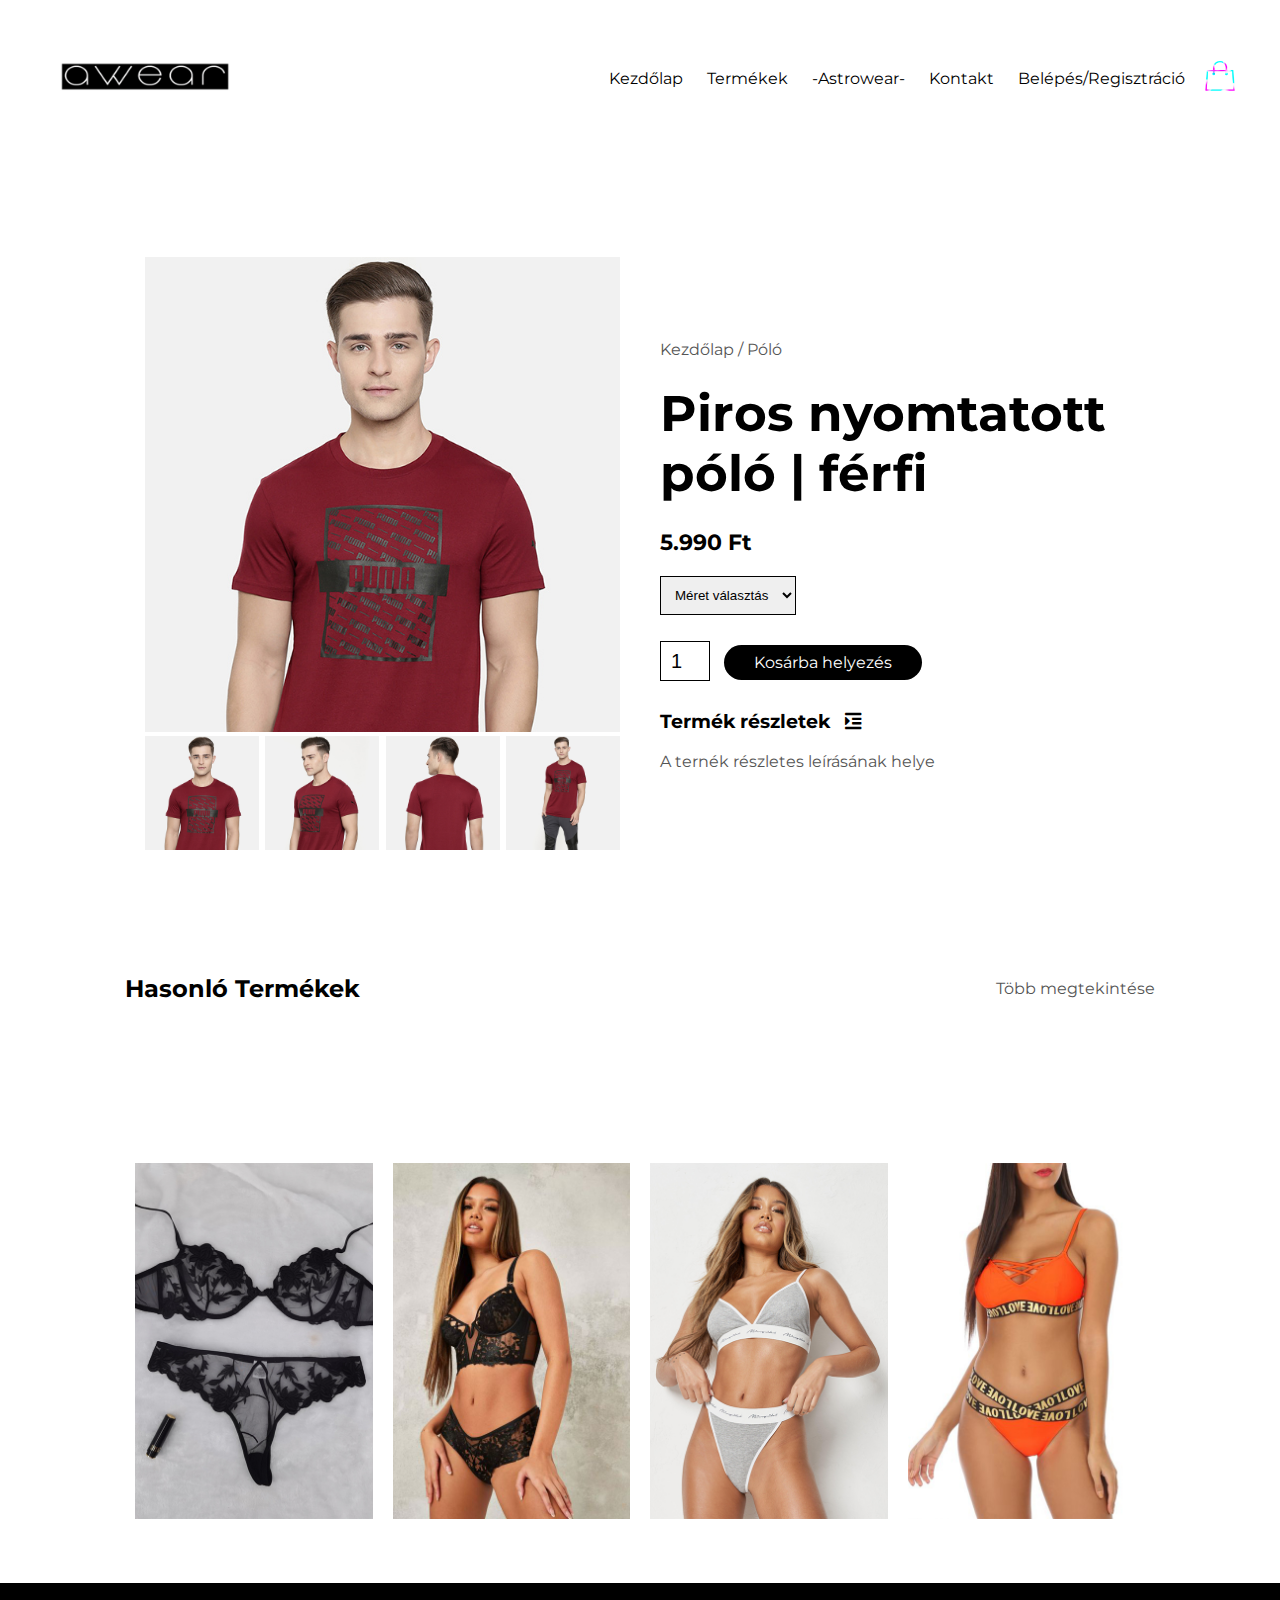
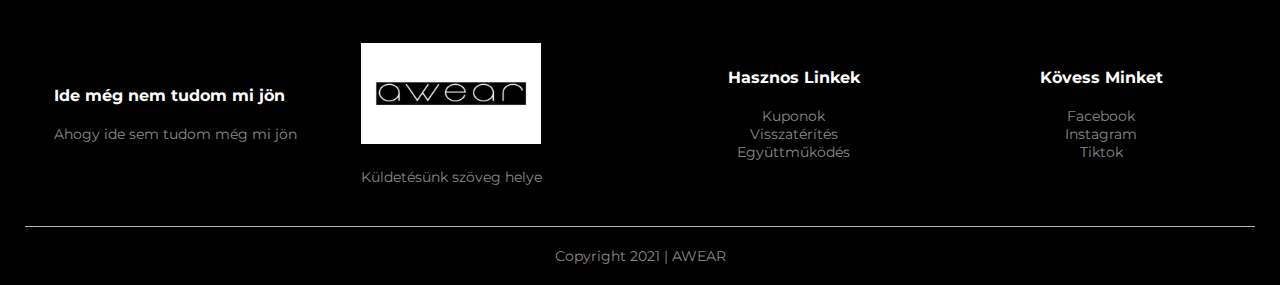
<file: products_details.html>
<!DOCTYPE html>
<html lang="en">
<head>
  <meta charset="utf-8">
  <meta name="viewport" contet="width=device-width, initial-scale=1.0">
  <title>Minden Termék - AWEAR </title>
  <link rel="stylesheet" href="style.css">
  <link rel="preconnect" href="https://fonts.gstatic.com">
<link href="https://fonts.googleapis.com/css2?family=Montserrat:wght@400;500;600;700&display=swap" rel="stylesheet">
<link rel="stylesheet" href="https://pro.fontawesome.com/releases/v5.10.0/css/all.css"
</head>
<body>
  
  <div class="header">
       
  <div class="container">
    <div class="navbar">
      <div class="logo">
        <a href="index.html"><img src="Images/logo.jpg" width="200px"></a>
      </div>
      <nav>
        <ul id="MenuItems">
          <li><a href="index.html">Kezdőlap</a></li>
          <li><a href="products.html">Termékek</a></li>
          <li id="astro"><a id="astro" href="astrowear.html">-Astrowear-</a></li>
          <li><a href="">Kontakt</a></li>
          <li><a href="account.html">Belépés/Regisztráció</a></li>
        </ul>
      </nav>
      <a href="cart.html"><img src="Images/cart.png" width="30px" height="30px"></a>
      <img src="Images/menu-oval.png" class="menu-icon" onclick="menutoggle()">
    </div>
   
  </div>
  </div>
  
 

  <!----- termék részletek ------>  
  
    <div class="small-container single-product">
      <div class="row">
        <div class="col-2">
          <img src="Images/gallery-1.jpg" width="100%" id="ProductImg">
          
          <div class="small-img-row">
            <div class="small-img-col">
             <img src="Images/gallery-1.jpg" width="100%" class="small-img">
            </div>
             <div class="small-img-col">
             <img src="Images/gallery-2.jpg" width="100%" class="small-img">
            </div>
             <div class="small-img-col">
             <img src="Images/gallery-3.jpg" width="100%" class="small-img">
            </div>
             <div class="small-img-col">
             <img src="Images/gallery-4.jpg" width="100%" class="small-img">
            </div>
          </div>
          
          
          
        </div>
        <div class="col-2">
        <p>Kezdőlap / Póló</p>
        <h1>Piros nyomtatott póló | férfi </h1>
        <h4> 5.990 Ft</h4>
        <select>
          <option>Méret választás</option>
          <option>S</option>
          <option>M</option>
          <option>L</option>
          <option>XL</option>
          <option>2XL</option>
        </select>
        <input type="number" value="1">
        <a href="" class="button">Kosárba helyezés</a>
        
        <h3>Termék részletek <i class="fa fa-indent" aria-hidden="true"></i></h3>
        <br>
        <p> A ternék részletes leírásának helye</p>
        </div>
      </div>
    </div>
  
<!----------cím--------->
    <div class="small-container">
      <div class="row row-2">
        <h2>Hasonló Termékek</h2>
        <p>Több megtekintése</p>
      </div>
  </div>
  
     <div class="small-container">
       <div class="row row-2">
       </div>
        <div class="row">
          <div class="col-4">
            <img src="Images/fekete%20szett.jpg">
            <h4></h4>
            <div class="rating">
            </div>
          </div>
          <div class="col-4">
            <img src="Images/featured%20lingerie.jpg">
            <h4></h4>
          </div>
          <div class="col-4">
            <img src="Images/grey%20lingerie.jpg">
            <h4></h4>
          </div>
          <div class="col-4">
            <img src="Images/orange%20swimsuit.jpg">
            <h4></h4>
            
          </div>
       </div>
        
         
  </div>
  
  <!---------- footer ---------->
        <div class="footer">
          <div class="container">
            <div class="row">
              <div class="footer-col-1">
                <h3>Ide még nem tudom mi jön</h3>
                <p>Ahogy ide sem tudom még mi jön</p>
              </div>
              <div class="footer-col-2">
                <img src="Images/logo.jpg">
                <p>Küldetésünk szöveg helye</p>
              </div>
              <div class="footer-col-3">
                <h3>Hasznos Linkek</h3>
                <ul>
                  <li>Kuponok</li>
                  <li>Visszatérítés</li>
                  <li>Együttműködés</li>
                </ul>
              </div>
              <div class="footer-col-4">
                <h3>Kövess Minket</h3>
                <ul>
                  <li>Facebook</li>
                  <li>Instagram</li>
                  <li>Tiktok</li>
                </ul>
              </div>
            </div>
            <hr>
            <p class="copyright">Copyright 2021 | AWEAR</p>
          </div>
        </div>
 
  <!---------- js for toggle menu ---------->
        <script>
             var MenuItems = document.getElementById("MenuItems");
            
             MenuItems.style.maxHeight = "0px";
          
             function menutoggle(){
                  if(MenuItems.style.maxHeight == "0px")
                    {
                        MenuItems.style.maxHeight = "200px";
                    }
                  else
                    {
                        MenuItems.style.maxHeight = "0px";
                    }
             }
             </script>
  
  <!---------- js for termék részletek ---------->
<script>
  var ProductImg = document.getElementById("ProductImg");
  var SmallImg = document.getElementsByClassName("small-img");
  
    SmallImg[0].onclick = function()
    {
      ProductImg.src = SmallImg[0].src;
    }
     SmallImg[1].onclick = function()
    {
      ProductImg.src = SmallImg[1].src;
    }
      SmallImg[2].onclick = function()
    {
      ProductImg.src = SmallImg[2].src;
    }
      SmallImg[3].onclick = function()
    {
      ProductImg.src = SmallImg[3].src;
    }
     
  </script>
    
  
</body>
</html>
</file>
<file: style.css>
* {
  margin: 0;
  padding: 0;
  box-sizing: border-box;
}
body{
  font-family: 'Montserrat', sans-serif;
}

.navbar{
    display: flex;
    align-items: center;
    padding: 20px;
}
nav{
    flex: 1;
    text-align: right;
}
nav ul{
    display: inline-block;
    list-style-type: none;
  
}
nav ul li{
    display: inline-block;
    margin-right: 20px;
}
a{
    text-decoration: none;
    color: #000;
}
p{
    color: #555;
}
.container{
    max-width: 1300px;
    margin: auto;
    padding-left: 25px;
    padding-right: 25px;
}
.row{
    display: flex;
    align-items: center;
    flex-wrap: wrap;
    justify-content: space-around;
}
.col-2{
    flex-basis: 50%;
    min-width: 300px;
    text-align: left;
}
.col-2 img{
    max-width: 100%;
    padding: 50px 0;
}
.col-2 h1{
    font-size: 50px;
    line-height: 60px;
    margin: 25px 0;
}
.button{
    display: inline-block;
    background: #000;
    color: #fff;
    padding: 8px 30px;
    margin: 30px 0;
    border-radius: 30px;
    transition: background 0.5s;
}
.button:hover{
    background: #979797;
}
.header{
    background: radial-gradient(#fff, #fff);
}
.header .row{
    margin-top: 70px;
}

.categories{
    margin: 70px 0;
}
.col-3{
    flex-basis: 30%;
    min-width: 250px;
    margin-bottom: 30px;
}
.col-3 img{
    width: 100%;
}
.small-container{
    max-width: 1080px;
    margin: auto;
    padding-left: 25px;
    padding-right: 25px;
}
.col-4{
    flex-basis: 25%;
    padding: 10px;
    min-width: 200px;
    margin-bottom: 50px;
    transition: transform 0.5s;
}
.col-4 img{
    width: 100%;
}
.title{
    text-align: center;
    margin: 0 auto 80px;
    position: relative;
    line-height: 60px;
    color: #000;
  
}
.title::after{
    content: '';
    background: #000;
    width: 80px;
    height: 5px;
    border-radius: 5px;
    position: absolute;
    bottom: 0;
    left: 50%;
    transform: translateX(-50);
}
.h4{
    color: #000;
    font-weight: normal;
}
.col-4 p{
    font-size: 14px;
}
.rating .fa{
    color: #000;
}
.col-4:hover{
    transform: translateY(-12px);
}
/*------ offer ------*/
.offer{
    background: radial-gradient(#fff, #fff);
    margin-top: 80px;
    padding: 30px 0;   
}
.col-2 .offer img{
    padding: 50px;
}
small{
    color: #555;
}

/*-----------testimonial----------*/

.testimonial{
    padding-top: 100px;
}
.testimonial .col-3{
    text-align: center;
    padding: 40px 20px;
    box-shadow: 0 0 20px 0px rgba(0,0,0,0.1);
    cursor: pointer;
    transition: transform 0.5s;
}
.testimonial .col-3 img{
    width: 50px;
    margin-top: 20px;
    border-radius: 50%;
   
}
.testimonial .col-3:hover{
    transform: translateY(-10px);
}
.fa.fa-quote-left{
    font-size: 34px;
    color: #555;
}
.col-3 p{
    fonts-size: 12px;
    margin: 12px 0;
    color: #777;
}
.testimonial .col-3 h3{
    font-weight: 600;
    color: #555;
    font-size: 16px;
}
/*----------márkák----------*/
.brands{
  margin: 100px auto;
}
.col-5{
    width: 160px;
}
.col-5 img{
    width: 100%;
    cursor: pointer;
    filter: grayscale(100%);
}
.col-5 img:hover{
    filter:grayscale(0);
}
/*----------footer----------*/

.footer{
    background: #000;
    color: #8a8a8a;
    font-size: 14px;
    padding: 60px 0 20px;
}
.footer p{
    color: #8a8a8a;
}
.footer h3{
    color: #fff;
    margin-bottom: 20px;
}
.footer-col-1, .footer-col-2, .footer-col-3, .footer-col-4{
    min-width: 250px;
    margin-bottom: 20px;
}
footer-col-1{
   flex-basis: 30%;
}
footer-col-2{
   flex: 1;
   text-align: center;
}
.footer-col-2 img{
    width: 180px;
    margin-bottom: 20px;
}
.footer-col-3, .footer-col-4{
    flex-basis: 12%;
    text-align: center;
}
ul{
    list-style-type: none;
}
.footer hr{
    border: none;
    background: #b5b5b5;
    height: 1px;
    margin: 20px 0;
}
.copyright{
    text-align: center;
}
.menu-icon{
    width: 28px;
    margin-left: 20px;
    display: none;
}
/*---------- minden termék ----------*/

.row-2{
    justify-content: space-between;
    margin: 100px auto 50px;
}
select{
    border: 1px solid #000;
    padding: 5px;
}
select:focus{
    outline: #fff;
}

.page-button{
    margin: 0 auto 80px;
}

.page-button span{
    display: inline-block;
    border: 1px solid #000;
    margin-left: 10px;
    width: 40px;
    height: 40px;
    text-align: center;
    line-height: 40px;
    cursor: pointer;
}

.page-button span:hover{
    background: #000;
    color: #fff;
}

/*---------- termék részletek----------*/

.single-product{
    margin-top: 80px;
}
.single-product .col-2 img{
    padding: 0;
}
.single-product .col-2{
    padding: 20px;
}
.single-product h4{
    margin: 20px 0;
    font-size: 22px;
    font-weight: bold;
}
.single-product select{
    display: block;
    padding: 10px;
    margin-top: 20px;
}
.single-product input{
    width: 50px;
    height: 40px;
    padding-left: 10px;
    font-size: 20px;
    margin-right: 10px;
    border: 1px solid #000;
}
input:focus{
  outline: none;
}
.single-product .fa{
    color: #000;
    margin-left: 10px;
}
.small-img-row{
    display: flex;
    justify-content: space-between;
}
.small-img-col{
    flex-basis: 24%;
    cursor: pointer;
}

/*----------kosár termékek----------*/
.cart-page{
    margin: 80px auto;
}
table{
    width: 100%;
    border-collapse: collapse;
}
.cart-info{
    display: flex;
    flex-wrap: wrap;
}
th{
    text-align: left;
    padding: 5px;
    color: #fff;
    background: #000;
    font-weight: normal;
}
td{
    padding: 10px 5px;
}
td input{
    width: 40px;
    height: 30px;
    padding: 5px;
}
td a{
    color: #ff523b;
    font-size: 12px;
}
td img{
    width: 80px;
    height: 80px;
    margin-right: 10px;
}
.total-price{
    display: flex;
    justify-content: flex-end;
}
.total-price table{
    border-top: 3px solid #000;
    width: 100%;
    max-width: 410px;
}
td:last-child{
    text-align: right;
}
th:last-child{
    text-align: right;
}

/*---------- felhasználói oldal ----------*/
.account-page{
    padding: 50px 0;
    background: radial-gradient(#fff,#000)
}
.form-container{
    background: #fff;
    width: 300px;
    height: 400px;
    position: relative;
  text-align: center;
    padding: 20px 0;
    margin: auto;
    box-shadow: 0 0 20px 0px rgba(0,0,0,0.1);
    overflow: hidden;
}
.form-container span{
    font-weight: bold;
    padding: 0 10px;
    color: #555;
    cursor: pointer;
    width: 130px;
    display: inline-block;
}
.form-button{
    display: inline-block;
}
.form-container form{
    max-width: 300px;
    padding: 0 20px;
    position: absolute;
    top 130px;
    transition: transform 1s;
}
form input{
    width: 100%;
    height: 30px;
    margin: 10px 0;
    padding: 0 10px;
    border: 1px solid #ccc;
}
form .button{
    width: 100%;
    border: none;
    cursor: pointer;
    margin: 10px 0;  
}
form .button:focus{
    outline: none;
}
#LoginForm{
    left: -300px;
}
#RegForm{
    left: 0;
}
form a{
  font-size: 12px;
}
#Indicator{
    width: 120px;
    border: none;
    background: #000;
    height: 3px;
    margin-top: 8px;
    transform: translateX(140px);
    transition: transform 1s;
}


/*---------- média lekérdezés a menüre ----------*/

 @media only screen and (max-width: 800px){
  
  nav ul{
      position: absolute;
      top: 70px;
      left: 0;
      background: #333;
      width: 100%;
      overflow: hidden;
      transition: max-height 0.5s;
  }
  nav ul li{
      display: block;
      margin-right: 50px;
      margin-top: 10px;
      margin-bottom: 10px;
  }
  nav ul li a{
      color: #fff;
  }
  .menu-icon{
      display: block;
      cursor: pointer;    
  } 
}
/*---media query for less than 600 screen size---*/
@media only screen and (max-width: 600px){
  .row{
      text-align: center;
  }
  .col-2, .col-3, .col-4{
      flex-basis: 100%;
  }
  .single-product .row{
      text-align: left;
  }
  .single-product .col-2{
      padding: 20px ;
  }
  .single-product h1{
      font-size: 26px;
      line-height: 32px;
  }
  .cart-info p{
      display: none;
  }
}
</file>
